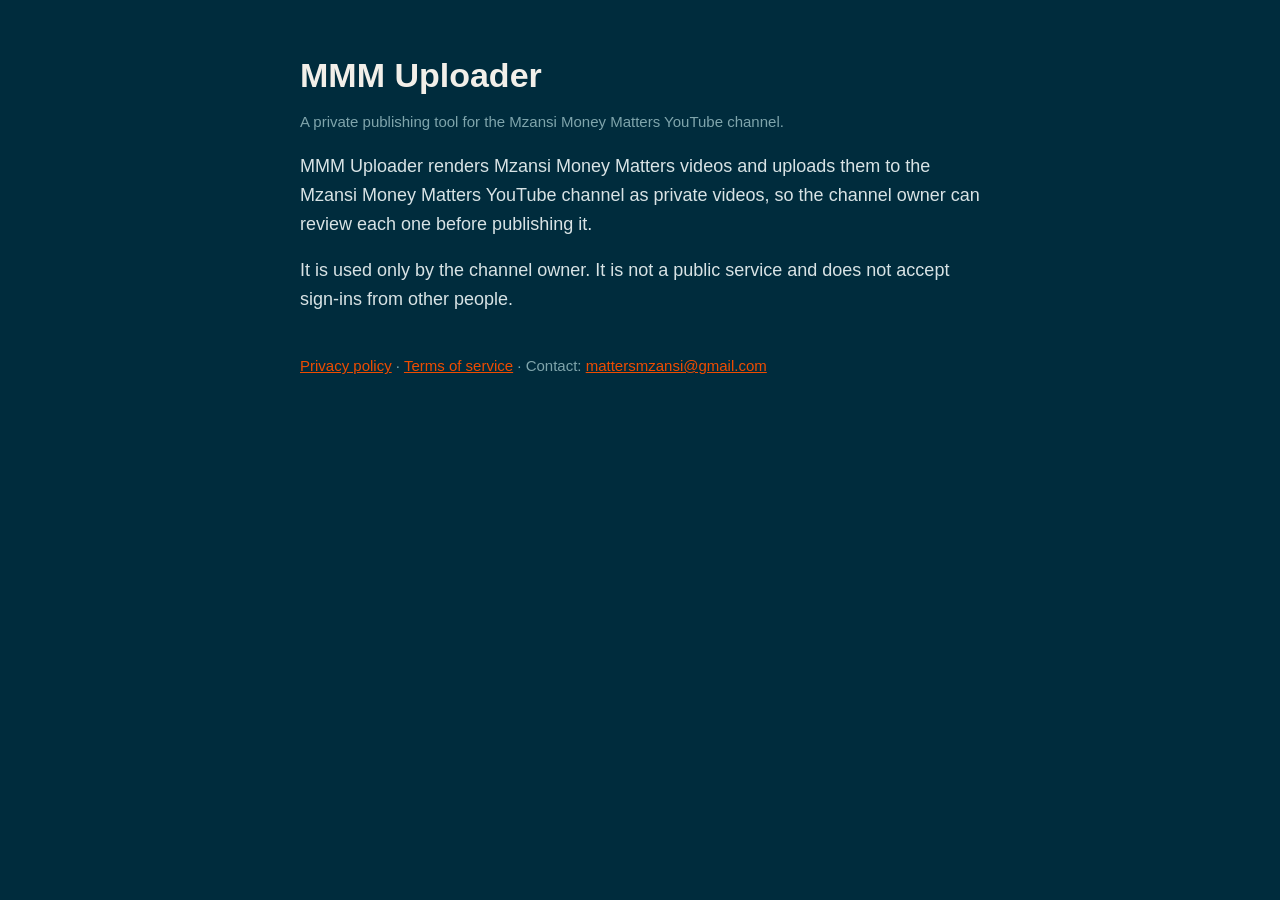
<file: docs/index.html>
<!doctype html><html lang="en"><head><meta charset="utf-8"><meta name="viewport" content="width=device-width,initial-scale=1">
<title>MMM Uploader</title><link rel="stylesheet" href="style.css"></head><body><main>
<h1>MMM Uploader</h1>
<p class="meta">A private publishing tool for the Mzansi Money Matters YouTube channel.</p>
<p>MMM Uploader renders Mzansi Money Matters videos and uploads them to the Mzansi Money Matters YouTube channel as private videos, so the channel owner can review each one before publishing it.</p>
<p>It is used only by the channel owner. It is not a public service and does not accept sign-ins from other people.</p>
<nav><a href="privacy.html">Privacy policy</a> · <a href="terms.html">Terms of service</a> · Contact: <a href="mailto:mattersmzansi@gmail.com">mattersmzansi@gmail.com</a></nav>
</main></body></html>
</file>
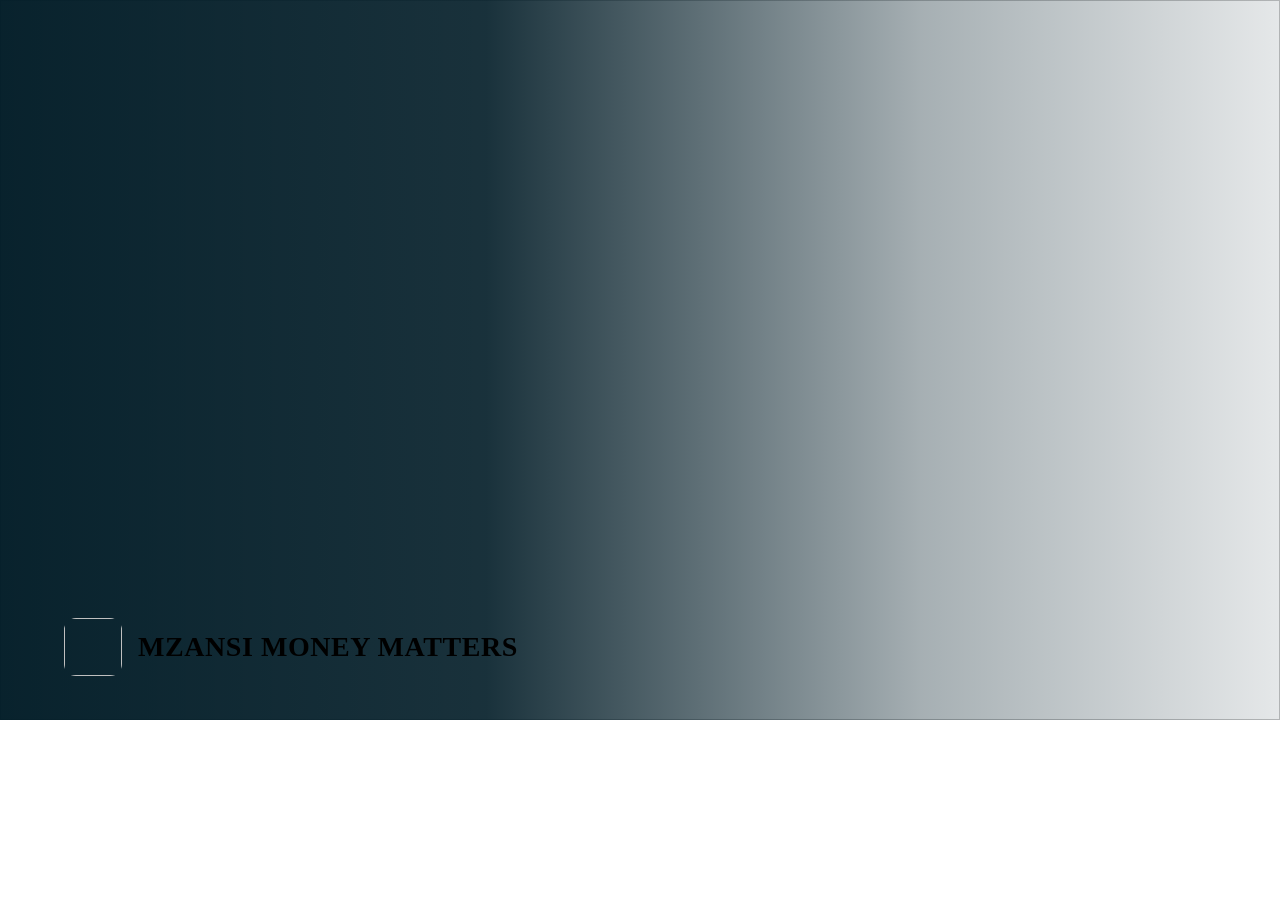
<file: template-thumb.html>
<!doctype html>
<html lang="en">
<head>
<meta charset="utf-8">
<title>MMM Thumbnail</title>
<style>
  __FONTS__
  :root{--navy:#002C3D;--deep:#001B26;--orange:#EF4C00;--paper:#F2EFE9;--slate:#7FA5AC;
    --display:"Archivo","Helvetica Neue",Arial,sans-serif}
  *{margin:0;padding:0;box-sizing:border-box}
  html,body{width:1280px;height:720px;overflow:hidden;background:var(--deep);font-family:var(--display)}
  #t{position:relative;width:1280px;height:720px;overflow:hidden;
    background:radial-gradient(110% 90% at 80% 20%,#06506A 0%,var(--navy) 45%,var(--deep) 100%)}
  #bg{position:absolute;inset:0;width:100%;height:100%;object-fit:cover;filter:saturate(1.15) contrast(1.08)}
  #shade{position:absolute;inset:0;
    background:linear-gradient(90deg,rgba(0,27,38,.97) 0%,rgba(0,27,38,.9) 38%,rgba(0,27,38,.35) 72%,rgba(0,27,38,.1) 100%)}
  #edge{position:absolute;left:0;top:0;bottom:0;width:16px;background:var(--orange)}
  #copy{position:absolute;left:64px;top:52px;bottom:118px;width:760px;display:flex;flex-direction:column;justify-content:center}
  .kicker{align-self:flex-start;background:var(--orange);color:var(--paper);font-weight:800;font-size:34px;
    letter-spacing:.04em;text-transform:uppercase;padding:8px 18px 10px;border-radius:6px;margin-bottom:14px}
  .big{font-variation-settings:"wdth" 62,"wght" 900;font-weight:900;font-stretch:62%;
    font-size:300px;line-height:.86;letter-spacing:-.02em;white-space:nowrap;color:var(--orange);
    text-shadow:0 10px 40px rgba(0,0,0,.55)}
  .big.paper{color:var(--paper)}
  .line{margin-top:14px;font-weight:800;font-size:76px;line-height:1.0;letter-spacing:-.02em;color:var(--paper);
    text-transform:uppercase;text-shadow:0 6px 24px rgba(0,0,0,.6)}
  .line em{font-style:normal;color:var(--orange)}
  #brand{position:absolute;left:64px;bottom:44px;display:flex;align-items:center;gap:16px;
    color:var(--paper);font-weight:700;font-size:28px;letter-spacing:.02em}
  #brand img{width:58px;height:58px;border-radius:12px;object-fit:cover}
</style>
</head>
<body>
<div id="t">
  <img id="bg" alt="">
  <div id="shade"></div>
  <div id="edge"></div>
  <div id="copy"></div>
  <div id="brand"><img id="logo" alt=""><span>MZANSI MONEY MATTERS</span></div>
</div>
<script>
const T = __THUMB__;
const BG = __BG__, LOGO = __LOGO__;
const bg = document.getElementById('bg');
if (BG) { bg.src = BG; bg.style.objectPosition = T.focus || 'center'; } else bg.style.display = 'none';
if (!BG) document.getElementById('shade').style.display = 'none';
document.getElementById('logo').src = LOGO;
const c = document.getElementById('copy');
c.innerHTML = (T.kicker ? '<div class="kicker">' + T.kicker + '</div>' : '') +
  (T.big ? '<div class="big' + (T.big_color === 'paper' ? ' paper' : '') + '">' + T.big + '</div>' : '') +
  (T.line ? '<div class="line">' + T.line + '</div>' : '');
function fit(el, maxW, maxH, min){
  let s = parseFloat(getComputedStyle(el).fontSize);
  while ((el.scrollWidth > maxW || el.getBoundingClientRect().height > maxH) && s > min) { s -= 4; el.style.fontSize = s + 'px'; }
}
document.fonts.ready.then(() => {
  const big = c.querySelector('.big'), line = c.querySelector('.line');
  if (big) fit(big, 760, 270, 120);
  if (line) fit(line, 760, 240, 44);
  const pending = BG ? new Promise(r => { if (bg.complete) r(); else { bg.onload = r; bg.onerror = r; } }) : Promise.resolve();
  pending.then(() => { window.READY = true; });
});
</script>
</body>
</html>
</file>
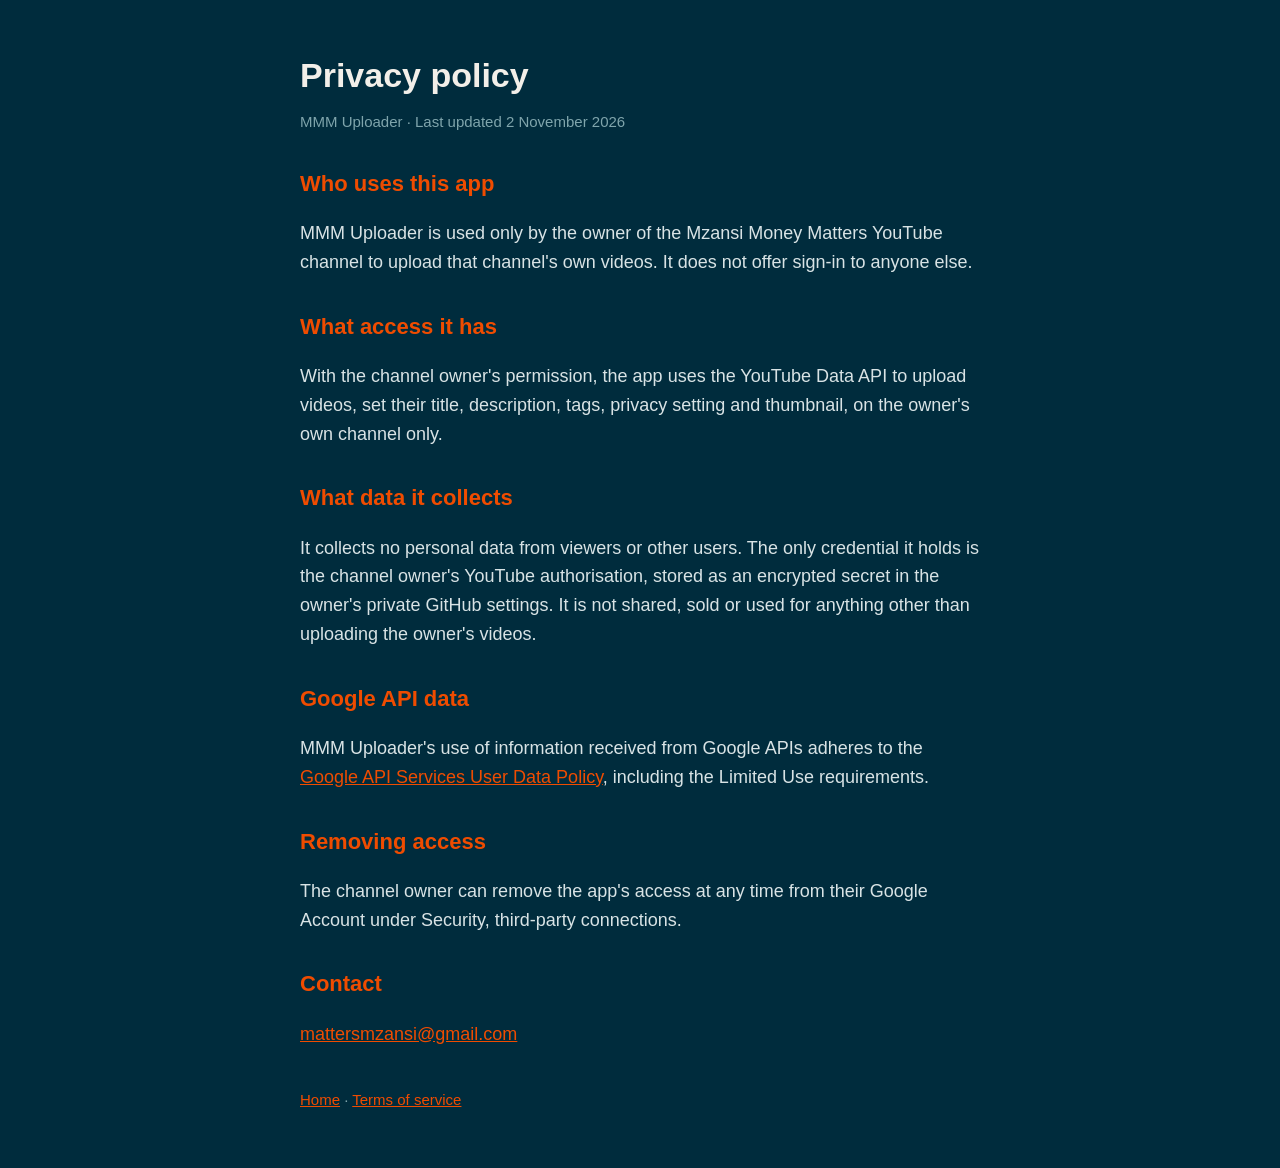
<file: docs/privacy.html>
<!doctype html><html lang="en"><head><meta charset="utf-8"><meta name="viewport" content="width=device-width,initial-scale=1">
<title>Privacy policy</title><link rel="stylesheet" href="style.css"></head><body><main>
<h1>Privacy policy</h1>
<p class="meta">MMM Uploader · Last updated 2 November 2026</p>
<h2>Who uses this app</h2>
<p>MMM Uploader is used only by the owner of the Mzansi Money Matters YouTube channel to upload that channel's own videos. It does not offer sign-in to anyone else.</p>
<h2>What access it has</h2>
<p>With the channel owner's permission, the app uses the YouTube Data API to upload videos, set their title, description, tags, privacy setting and thumbnail, on the owner's own channel only.</p>
<h2>What data it collects</h2>
<p>It collects no personal data from viewers or other users. The only credential it holds is the channel owner's YouTube authorisation, stored as an encrypted secret in the owner's private GitHub settings. It is not shared, sold or used for anything other than uploading the owner's videos.</p>
<h2>Google API data</h2>
<p>MMM Uploader's use of information received from Google APIs adheres to the <a href="https://developers.google.com/terms/api-services-user-data-policy">Google API Services User Data Policy</a>, including the Limited Use requirements.</p>
<h2>Removing access</h2>
<p>The channel owner can remove the app's access at any time from their Google Account under Security, third-party connections.</p>
<h2>Contact</h2>
<p><a href="mailto:mattersmzansi@gmail.com">mattersmzansi@gmail.com</a></p>
<nav><a href="index.html">Home</a> · <a href="terms.html">Terms of service</a></nav>
</main></body></html>
</file>
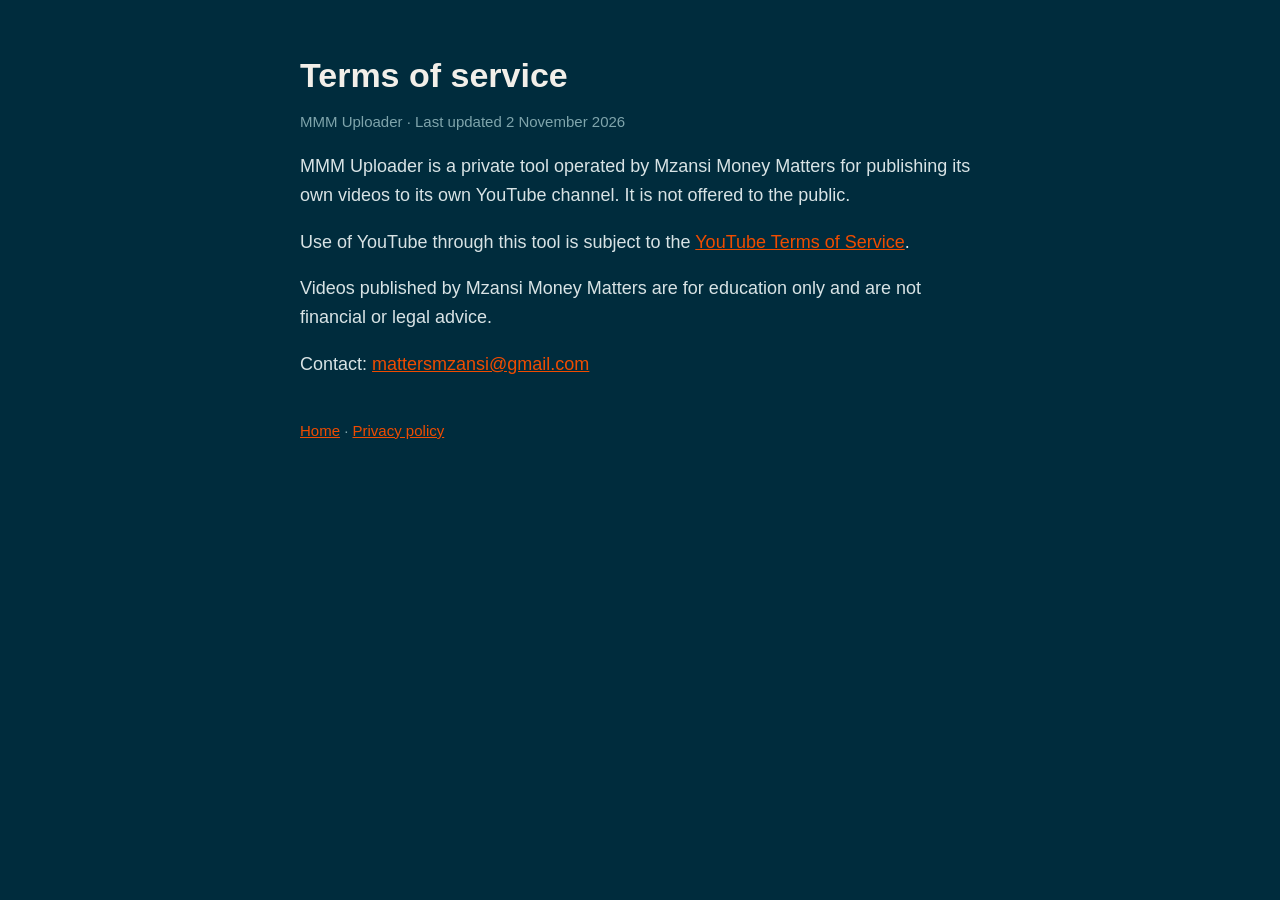
<file: docs/terms.html>
<!doctype html><html lang="en"><head><meta charset="utf-8"><meta name="viewport" content="width=device-width,initial-scale=1">
<title>Terms of service</title><link rel="stylesheet" href="style.css"></head><body><main>
<h1>Terms of service</h1>
<p class="meta">MMM Uploader · Last updated 2 November 2026</p>
<p>MMM Uploader is a private tool operated by Mzansi Money Matters for publishing its own videos to its own YouTube channel. It is not offered to the public.</p>
<p>Use of YouTube through this tool is subject to the <a href="https://www.youtube.com/t/terms">YouTube Terms of Service</a>.</p>
<p>Videos published by Mzansi Money Matters are for education only and are not financial or legal advice.</p>
<p>Contact: <a href="mailto:mattersmzansi@gmail.com">mattersmzansi@gmail.com</a></p>
<nav><a href="index.html">Home</a> · <a href="privacy.html">Privacy policy</a></nav>
</main></body></html>
</file>
<file: docs/style.css>
:root{--navy:#002C3D;--orange:#EF4C00;--paper:#F2EFE9;--slate:#7FA5AC}
*{box-sizing:border-box}body{margin:0;background:var(--navy);color:var(--paper);font:18px/1.6 "Helvetica Neue",Arial,sans-serif}
main{max-width:720px;margin:0 auto;padding:56px 20px}h1{font-size:34px;line-height:1.15;margin:0 0 8px}
h2{font-size:22px;margin:32px 0 8px;color:var(--orange)}p,li{color:#d8e3e5}a{color:var(--orange)}
.meta{color:var(--slate);font-size:15px}nav{margin-top:40px;font-size:15px;color:var(--slate)}
</file>
